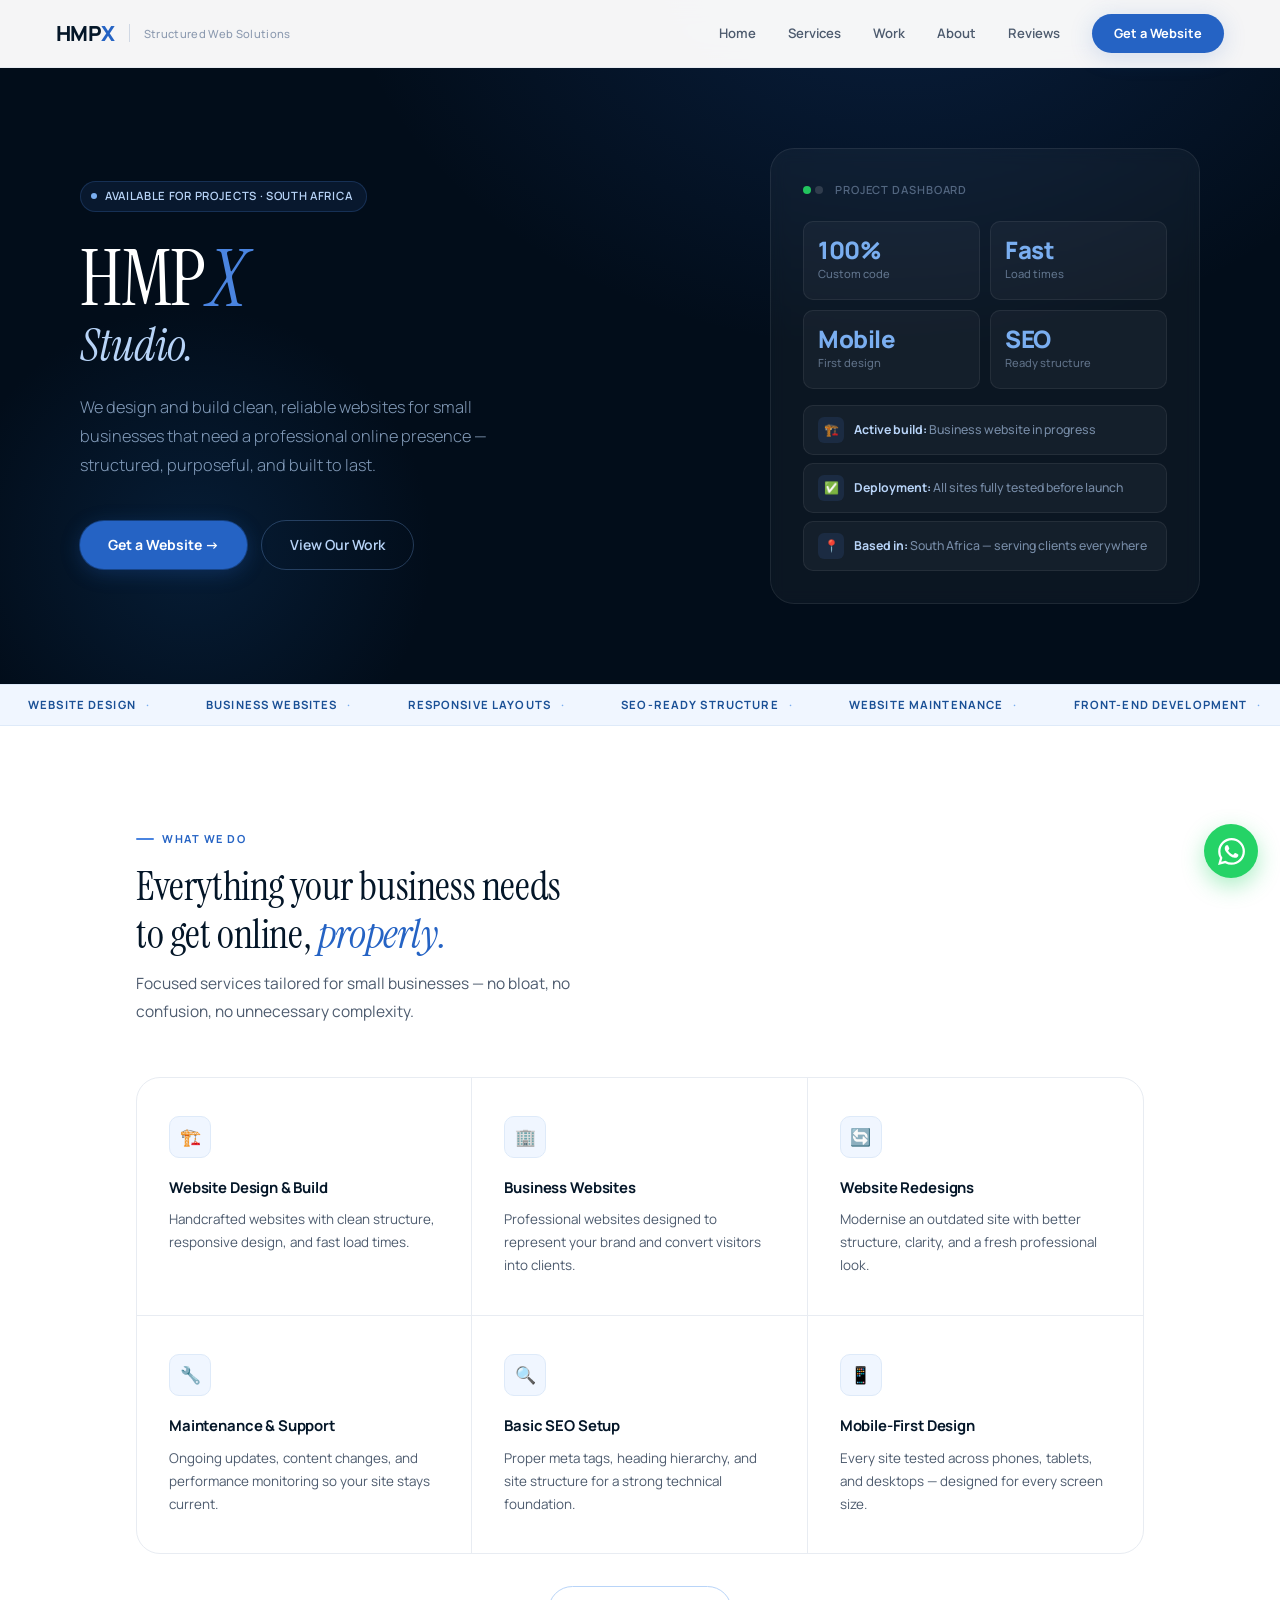
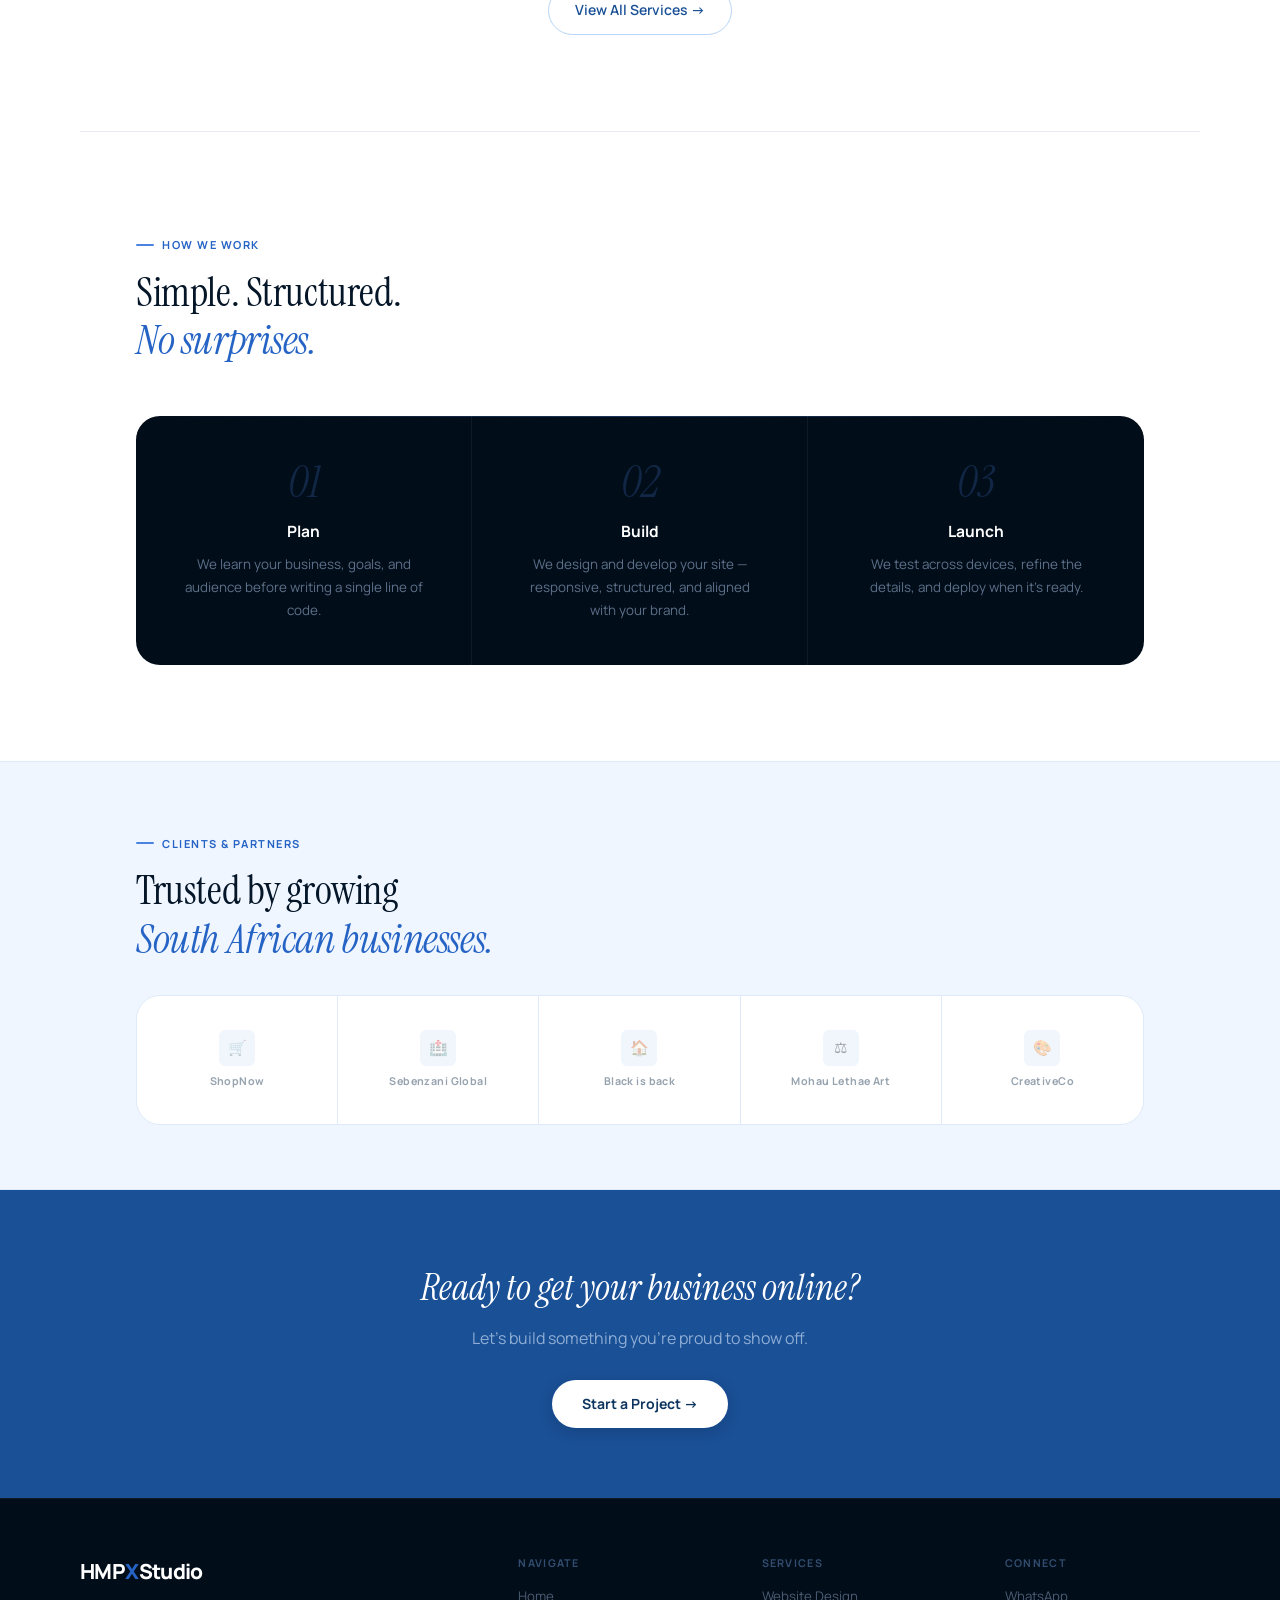
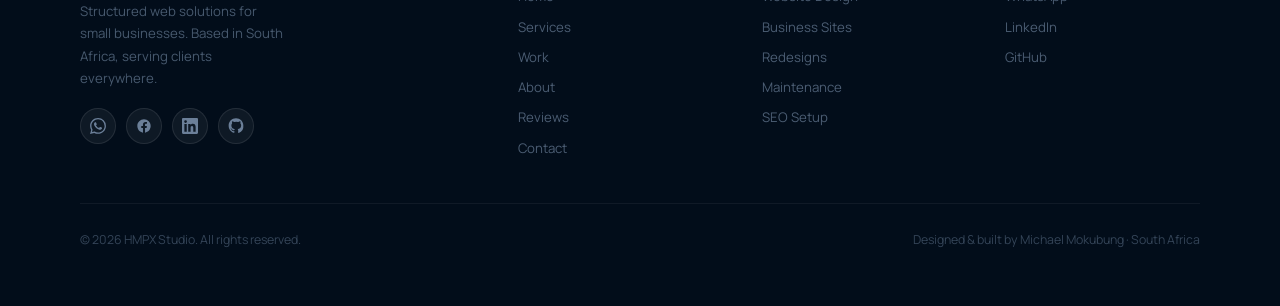
<file: docs/index.html>
<!DOCTYPE html>
<html lang="en">
<head>
  <meta charset="UTF-8"/>
  <meta name="viewport" content="width=device-width, initial-scale=1.0"/>
  <title>HMPX Studio | Website Design & Digital Solutions</title>
  <link rel="icon" href="/favicon.ico" type="image/x-icon">
  <link rel="apple-touch-icon" sizes="180x180" href="/apple-touch-icon.png">
  <link rel="icon" type="image/png" sizes="32x32" href="/favicon-32x32.png">
  <link rel="icon" type="image/png" sizes="16x16" href="/favicon-16x16.png">
  <link rel="manifest" href="/site.webmanifest">
  <link rel="shortcut icon" href="/favicon.ico">
  <meta name="theme-color" content="#2563c4">
  <meta name="description"
  content="HMPX Studio designs fast, modern websites for startups and growing businesses. We also provide AI, cloud and IT solutions to help businesses build a stronger online presence.">
  <meta name="author" content="HMPX Studio">
  <meta name="robots" content="index, follow">
  <meta name="twitter:card" content="summary_large_image">
  <meta name="twitter:title" content="HMPX Studio | Website Design & Digital Solutions">
  <meta name="twitter:description" content="Professional website design, AI, cloud and IT solutions that help businesses grow online.">
  <meta name="twitter:image" content="https://www.hmpxstudio.co.za/assets/images/social-preview.png">
  <meta property="og:title" content="HMPX Studio | Website Design & Digital Solutions">
  <meta property="og:description" content="Professional website design, AI, cloud and IT solutions that help businesses grow online.">
  <meta property="og:image" content="https://www.hmpxstudio.co.za/assets/images/social-preview.png">
  <meta property="og:url" content="https://www.hmpxstudio.co.za/">
  <meta property="og:type" content="website">
  <meta property="og:site_name" content="HMPX Studio">
  <link rel="canonical" href="https://www.hmpxstudio.co.za/">
  <link rel="preconnect" href="https://fonts.googleapis.com"/>
  <link rel="preconnect" href="https://fonts.gstatic.com" crossorigin/>
  <link href="https://fonts.googleapis.com/css2?family=Instrument+Serif:ital@0;1&family=Manrope:wght@300;400;500;600;700;800&display=swap" rel="stylesheet"/>
  <link rel="stylesheet" href="https://cdnjs.cloudflare.com/ajax/libs/font-awesome/6.4.0/css/all.min.css" />
  <link rel="stylesheet" href="assets/css/style.css">
  <meta property="og:locale" content="en_ZA">
  <script type="application/ld+json">
  {
    "@context": "https://schema.org",
    "@type": "Organization",
    "name": "HMPX Studio",
    "url": "https://www.hmpxstudio.co.za/",
    "logo": "https://www.hmpxstudio.co.za/assets/images/logo.png",
    "description": "HMPX Studio designs fast, modern websites for startups and growing businesses. We also provide AI, cloud and IT solutions to help businesses build a stronger online presence.",
    "email": "mailto:mmokubung32@gmail.com",
    "founder": {
      "@type": "Person",
      "name": "Michael Mokubung"
    },
    "areaServed": {
      "@type": "Country",
      "name": "South Africa"
    },
    "sameAs": [
      "https://www.facebook.com/@hmpxstudio"
    ]
  }
  </script>

</head>
<body>

<!-- NAV -->
<nav id="mn">
  <a href="#" class="logo" onclick="go('home'); return false;" aria-label="HMPX Studio Home">
    HMP<span class="xb">X</span>
    <span class="sep"></span>
    <span class="tl">Structured Web Solutions</span>
  </a>

  <div class="navlinks">
    <a href="#" onclick="go('home'); return false">Home</a>
    <a href="#" onclick="go('services'); return false">Services</a>
    <a href="#" onclick="go('work'); return false">Work</a>
    <a href="#" onclick="go('about'); return false">About</a>
    <a href="#" onclick="go('reviews'); return false">Reviews</a>
    <a href="#" class="navcta" onclick="go('contact'); return false">Get a Website</a>
  </div>

  <button class="navburger" id="navburger" onclick="toggleMenu()" aria-label="Toggle menu" aria-expanded="false" aria-controls="mobileMenu">
    <span></span><span></span><span></span>
  </button>
</nav>

<!-- MOBILE MENU -->
<div class="mobile-menu" id="mobileMenu">
  <a href="#" onclick="go('home'); closeMenu(); return false">Home</a>
  <a href="#" onclick="go('services'); closeMenu(); return false">Services</a>
  <a href="#" onclick="go('work'); closeMenu(); return false">Work</a>
  <a href="#" onclick="go('about'); closeMenu(); return false">About</a>
  <a href="#" onclick="go('reviews'); closeMenu(); return false">Reviews</a>
  <a href="#" class="mm-cta" onclick="go('contact'); closeMenu(); return false">Get a Website →</a>
</div>
<div class="mobile-menu-backdrop" id="mobileMenuBackdrop" onclick="closeMenu()"></div>

<!-- ══════ HOME ══════ -->
<div class="page active" id="page-home">

  <section class="hero">
    <div class="hero-in">
      <div>
        <div class="hero-badge"><div class="hero-dot"></div><span>Available for projects · South Africa</span></div>
        <h1>HMP<span class="xb">X</span><span class="sub">Studio.</span></h1>
        <p class="hero-desc">We design and build clean, reliable websites for small businesses that need a professional online presence — structured, purposeful, and built to last.</p>
        <div class="hero-acts">
          <a href="#" class="btn-p" onclick="go('contact');return false">Get a Website →</a>
          <a href="#" class="btn-ol" onclick="go('work');return false">View Our Work</a>
        </div>
      </div>
      <div class="hcard">
        <div class="hcard-top">
          <div class="hc-dot" style="background:#22c55e"></div>
          <div class="hc-dot" style="background:rgba(255,255,255,.14);margin-left:-4px"></div>
          <div class="hc-lbl">Project Dashboard</div>
        </div>
        <div class="hstats">
          <div class="hstat"><div class="hstat-v">100%</div><div class="hstat-l">Custom code</div></div>
          <div class="hstat"><div class="hstat-v">Fast</div><div class="hstat-l">Load times</div></div>
          <div class="hstat"><div class="hstat-v">Mobile</div><div class="hstat-l">First design</div></div>
          <div class="hstat"><div class="hstat-v">SEO</div><div class="hstat-l">Ready structure</div></div>
        </div>
        <div class="hpills">
          <div class="hpill"><div class="hpill-ic">🏗️</div><div class="hpill-t"><strong>Active build:</strong> Business website in progress</div></div>
          <div class="hpill"><div class="hpill-ic">✅</div><div class="hpill-t"><strong>Deployment:</strong> All sites fully tested before launch</div></div>
          <div class="hpill"><div class="hpill-ic">📍</div><div class="hpill-t"><strong>Based in:</strong> South Africa — serving clients everywhere</div></div>
        </div>
      </div>
    </div>
  </section>

  <div class="ticker">
    <div class="ticker-tr">
      <span class="ticker-i">Website Design<span class="ticker-dot"> ·</span></span>
      <span class="ticker-i">Business Websites<span class="ticker-dot"> ·</span></span>
      <span class="ticker-i">Responsive Layouts<span class="ticker-dot"> ·</span></span>
      <span class="ticker-i">SEO-Ready Structure<span class="ticker-dot"> ·</span></span>
      <span class="ticker-i">Website Maintenance<span class="ticker-dot"> ·</span></span>
      <span class="ticker-i">Front-End Development<span class="ticker-dot"> ·</span></span>
      <span class="ticker-i">South Africa<span class="ticker-dot"> ·</span></span>
      <span class="ticker-i">Website Design<span class="ticker-dot"> ·</span></span>
      <span class="ticker-i">Business Websites<span class="ticker-dot"> ·</span></span>
      <span class="ticker-i">Responsive Layouts<span class="ticker-dot"> ·</span></span>
      <span class="ticker-i">SEO-Ready Structure<span class="ticker-dot"> ·</span></span>
      <span class="ticker-i">Website Maintenance<span class="ticker-dot"> ·</span></span>
      <span class="ticker-i">Front-End Development<span class="ticker-dot"> ·</span></span>
      <span class="ticker-i">South Africa<span class="ticker-dot"> ·</span></span>
    </div>
  </div>

  <section class="sec">
    <div class="wrap">
      <div class="sh fu">
        <div class="ey">What We Do</div>
        <h2 class="sttl">Everything your business needs<br>to get online, <em>properly.</em></h2>
        <p class="ssub">Focused services tailored for small businesses — no bloat, no confusion, no unnecessary complexity.</p>
      </div>
      <div class="svgrid fu">
        <div class="svc"><div class="svc-ic">🏗️</div><h3>Website Design & Build</h3><p>Handcrafted websites with clean structure, responsive design, and fast load times.</p><div class="svc-arr">→</div></div>
        <div class="svc"><div class="svc-ic">🏢</div><h3>Business Websites</h3><p>Professional websites designed to represent your brand and convert visitors into clients.</p><div class="svc-arr">→</div></div>
        <div class="svc"><div class="svc-ic">🔄</div><h3>Website Redesigns</h3><p>Modernise an outdated site with better structure, clarity, and a fresh professional look.</p><div class="svc-arr">→</div></div>
        <div class="svc"><div class="svc-ic">🔧</div><h3>Maintenance & Support</h3><p>Ongoing updates, content changes, and performance monitoring so your site stays current.</p><div class="svc-arr">→</div></div>
        <div class="svc"><div class="svc-ic">🔍</div><h3>Basic SEO Setup</h3><p>Proper meta tags, heading hierarchy, and site structure for a strong technical foundation.</p><div class="svc-arr">→</div></div>
        <div class="svc"><div class="svc-ic">📱</div><h3>Mobile-First Design</h3><p>Every site tested across phones, tablets, and desktops — designed for every screen size.</p><div class="svc-arr">→</div></div>
      </div>
      <div style="text-align:center;margin-top:32px" class="fu">
        <a href="#" class="btn-g" onclick="go('services');return false">View All Services →</a>
      </div>
    </div>
  </section>

  <div class="divider"></div>

  <section class="sec">
    <div class="wrap">
      <div class="sh fu"><div class="ey">How We Work</div><h2 class="sttl">Simple. Structured.<br><em>No surprises.</em></h2></div>
      <div class="proc-w fu">
        <div class="proc-steps">
          <div class="proc-step"><div class="proc-n">01</div><h3>Plan</h3><p>We learn your business, goals, and audience before writing a single line of code.</p></div>
          <div class="proc-step"><div class="proc-n">02</div><h3>Build</h3><p>We design and develop your site — responsive, structured, and aligned with your brand.</p></div>
          <div class="proc-step"><div class="proc-n">03</div><h3>Launch</h3><p>We test across devices, refine the details, and deploy when it's ready.</p></div>
        </div>
      </div>
    </div>
  </section>

  <div class="cl-bg">
    <section class="sec-sm">
      <div class="wrap">
        <div class="sh fu" style="margin-bottom:32px"><div class="ey">Clients & Partners</div><h2 class="sttl">Trusted by growing<br><em>South African businesses.</em></h2></div>
        <div class="cl-grid fu">
          <div class="cl-cell"><div class="cl-inn"><div class="cl-mk">🛒</div><div class="cl-nm">ShopNow</div></div></div>
          <div class="cl-cell"><div class="cl-inn"><div class="cl-mk">🏥</div><div class="cl-nm">Sebenzani Global</div></div></div>
          <div class="cl-cell"><div class="cl-inn"><div class="cl-mk">🏠</div><div class="cl-nm">Black is back</div></div></div>
          <div class="cl-cell"><div class="cl-inn"><div class="cl-mk">⚖️</div><div class="cl-nm">Mohau Lethae Art</div></div></div>
          <div class="cl-cell"><div class="cl-inn"><div class="cl-mk">🎨</div><div class="cl-nm">CreativeCo</div></div></div>
        </div>
      </div>
    </section>
  </div>

  <div class="cta"><h2>Ready to get your business online?</h2><p>Let's build something you're proud to show off.</p><a href="#" class="btn-w" onclick="go('contact');return false">Start a Project →</a></div>

</div>

<!-- ══════ SERVICES ══════ -->
<div class="page" id="page-services">
  <section class="sec" style="padding-top:120px">
    <div class="wrap">
      <div class="sh fu"><div class="ey">Services</div><h2 class="sttl">What HMPX Studio<br>can do for <em>you.</em></h2><p class="ssub">Focused web services for small businesses who want a professional online presence without the agency price tag.</p></div>
      <div class="svgrid fu">
        <div class="svc"><div class="svc-ic">🏗️</div><h3>Website Design & Build</h3><p>Purpose-built websites with clean structure and thoughtful design. Every site is crafted from the ground up around your brand, goals, and audience.</p><div class="svc-arr">→</div></div>
        <div class="svc"><div class="svc-ic">🏢</div><h3>Business Websites</h3><p>Professional multi-page sites for businesses, consultants, and service providers. Designed to establish credibility and drive enquiries.</p><div class="svc-arr">→</div></div>
        <div class="svc"><div class="svc-ic">🔄</div><h3>Website Redesigns</h3><p>Existing website that looks outdated? We modernise the design and improve the structure without starting from scratch.</p><div class="svc-arr">→</div></div>
        <div class="svc"><div class="svc-ic">🔧</div><h3>Maintenance & Support</h3><p>Monthly retainer packages for content updates, minor layout changes, performance checks, and basic security monitoring.</p><div class="svc-arr">→</div></div>
        <div class="svc"><div class="svc-ic">🔍</div><h3>Basic SEO Setup</h3><p>Proper meta tags, heading hierarchy, page titles, Open Graph setup, and site structure for the best technical foundation.</p><div class="svc-arr">→</div></div>
        <div class="svc"><div class="svc-ic">📱</div><h3>Mobile-First Design</h3><p>Every site tested across phones, tablets, and desktops. Responsive layouts that don't just shrink — they adapt intelligently.</p><div class="svc-arr">→</div></div>
      </div>
    </div>
  </section>

  <div style="background:var(--g50);border-top:1px solid var(--g100);border-bottom:1px solid var(--g100)">
    <section class="sec">
      <div class="wrap">
        <div class="sh fu"><div class="ey">Packages</div><h2 class="sttl">Simple, transparent<br><em>packages.</em></h2><p class="ssub">No hidden fees. No confusing tiers. Just the work you need, priced fairly.</p></div>
        <div class="pkg-grid fu">
          <div class="pkg">
            <h3>Starter</h3>
            <div class="pkg-price">R2,500 <span>–</span> R4,000</div>
            <div class="pkg-sub">One-time · Delivery in 5–7 working days</div>
            <ul class="pkg-list">
              <li><span class="chk">✓</span>1–5 page static website</li>
              <li><span class="chk">✓</span>Mobile responsive design</li>
              <li><span class="chk">✓</span>Contact form</li>
              <li><span class="chk">✓</span>Basic SEO setup</li>
              <li><span class="chk">✓</span>1 revision round</li>
              <li><span class="chk">✓</span>Deployment assistance</li>
            </ul>
            <a href="#" class="pkg-btn" onclick="go('contact');return false">Get in Touch</a>
          </div>
          <div class="pkg ft">
            <div class="pkg-badge">Most Popular</div>
            <h3>Business</h3>
            <div class="pkg-price">R5,000 <span>–</span> R8,000</div>
            <div class="pkg-sub">One-time · Delivery in 7–14 working days</div>
            <ul class="pkg-list">
              <li><span class="chk">✓</span>5–9 page static website</li>
              <li><span class="chk">✓</span>Custom layout & styling</li>
              <li><span class="chk">✓</span>Mobile-first design</li>
              <li><span class="chk">✓</span>Contact & inquiry forms</li>
              <li><span class="chk">✓</span>SEO-ready structure</li>
              <li><span class="chk">✓</span>2 revision rounds</li>
              <li><span class="chk">✓</span>Launch support</li>
            </ul>
            <a href="#" class="pkg-btn" onclick="go('contact');return false">Get in Touch</a>
          </div>
          <div class="pkg">
            <h3>Maintenance</h3>
            <div class="pkg-price">R500 <span>–</span> R1,200</div>
            <div class="pkg-sub">Per month · Monthly retainer</div>
            <ul class="pkg-list">
              <li><span class="chk">✓</span>Content updates</li>
              <li><span class="chk">✓</span>Minor layout changes</li>
              <li><span class="chk">✓</span>Performance & uptime checks</li>
              <li><span class="chk">✓</span>Basic security monitoring</li>
              <li><span class="chk">✓</span>Monthly progress report</li>
            </ul>
            <a href="#" class="pkg-btn" onclick="go('contact');return false">Get in Touch</a>
          </div>
        </div>
      </div>
    </section>
  </div>

  <section class="sec">
    <div class="wrap">
      <div class="sh fu"><div class="ey">Process</div><h2 class="sttl">From enquiry to launch —<br><em>here's how it works.</em></h2></div>
      <div class="proc-w fu">
        <div class="proc-steps">
          <div class="proc-step"><div class="proc-n">01</div><h3>Discovery</h3><p>We discuss your business, goals, and audience. No obligation, no pressure.</p></div>
          <div class="proc-step"><div class="proc-n">02</div><h3>Proposal</h3><p>A clear scope of work, timeline, and pricing. You approve before anything starts.</p></div>
          <div class="proc-step"><div class="proc-n">03</div><h3>Build & Launch</h3><p>Development begins. Drafts, revisions, then deployment when it's ready.</p></div>
        </div>
      </div>
    </div>
  </section>
  <div class="cta"><h2>Not sure which package fits?</h2><p>Get in touch — we'll figure it out together.</p><a href="#" class="btn-w" onclick="go('contact');return false">Talk to Us →</a></div>
</div>

<!-- ══════ WORK ══════ -->
<div class="page" id="page-work">
  <section class="sec" style="padding-top:120px">
    <div class="wrap">
      <div class="sh fu"><div class="ey">Current Projects</div><h2 class="sttl">What's on the<br><em>build board right now.</em></h2><p class="ssub">A look at what's actively in progress. Availability updates as projects move toward launch.</p></div>
      <div class="cp-grid fu">
        <div class="cp-card">
          <div class="cp-top"><span class="cp-status cp-active">● In Progress</span><span class="cp-eta">Est. launch: Sep 2026</span></div>
          <h3>HMPX Studio Ops Dashboard</h3>
          <p>Internal business operations dashboard — analytics, lead management, and project tracking in one platform. Currently in the build & testing phase.</p>
          <div class="cp-bar"><div class="cp-fill" style="width:70%"></div></div>
          <div class="cp-pct">60% complete</div>
        </div>
        <div class="cp-card">
          <div class="cp-top"><span class="cp-status cp-active">● In progress</span><span class="cp-eta">Kickoff: Q3 2026</span></div>
          <h3>New Client — Online art gallery and weareable art store</h3>
          <p>A custom-built digital art gallery and wearable art store, to showcase the artist’s work, story, exhibitions, and archive while providing a seamless experience for discovering and purchasing wearable art.</p>
          <div class="cp-bar"><div class="cp-fill" style="width:15%"></div></div>
          <div class="cp-pct">45% complete</div>
        </div>
        <div class="cp-card cp-open">
          <div class="cp-ic">📩</div>
          <h3>Got a project in mind?</h3>
          <p>We're currently taking on new bookings for Q3–Q4 2026. Reach out to lock in a build slot.</p>
          <a href="#" class="btn-g" onclick="go('contact');return false">Start a Project →</a>
        </div>
      </div>
    </div>
  </section>

  <div class="divider"></div>

  <section class="sec">
    <div class="wrap">
      <div class="sh fu"><div class="ey">Featured Work</div><h2 class="sttl">Projects built with<br><em>purpose and precision.</em></h2><p class="ssub">A selection of websites built for real businesses — from concept to deployment.</p></div>
      <div class="wk-grid fu">
        
        <div class="wk s2">
          <img src="assets/images/responsive-business-website.webp" alt="responsive-business-website" class="responsive-image" data-gallery='["assets/images/responsive-business-website.webp","assets/images/website-development-company-near-me.webp","assets/images/affordable-website-design-company.webp"]'>
          <!--
          <div class="wk-th"><div class="wk-sc"><div class="wk-si"><div class="wb bl" style="width:35%"></div><div class="wb w80" style="margin-top:4px"></div><div class="wb w60"></div><div class="wbs"><div class="wbl bl"></div><div class="wbl"></div><div class="wbl"></div></div><div class="wb w80" style="margin-top:3px"></div><div class="wb w40"></div></div></div></div>
          -->
          <div class="wk-inf"><div class="wk-tags"><span class="wk-tag">Business Website</span><span class="wk-tag">Multi-page</span><span class="wk-tag">SEO</span></div><h3><a href="https://www.bibprojects.co.za" target="_blank" rel="noopener" class="credit-link">Black is back Projects <i class="fas fa-arrow-right"></i></a></h3><p>Business services website designed to generate enquiries — showcasing ceiling installations, tiling, electrical work, custom carpentry, a project gallery, referral programme, and a streamlined quote request system.</p></div>
        </div>
<div class="wk">
          <img src="assets/images/saas-analytics-dashboard-design.webp" alt="Mohau Lethae Art" class="responsive-image" data-gallery='["assets/images/saas-analytics-dashboard-design.webp","assets/images/saas-analytics-dashboard-design-2.webp","assets/images/saas-analytics-dashboard-design-3.webp"]'>
          <!--
          <div class="wk-th" style="background:#060e1c"><div class="wk-sc" style="background:#0b1628"><div class="wk-si"><div class="wb" style="background:#93c5fd;width:38%"></div><div class="wb w60" style="margin-top:4px"></div><div class="wbs" style="grid-template-columns:1fr 1fr"><div class="wbl" style="background:rgba(147,197,253,.14)"></div><div class="wbl" style="background:rgba(147,197,253,.07)"></div></div><div class="wb w80" style="margin-top:3px"></div></div></div></div>
          -->

          <div class="wk-inf"><div class="wk-tags"><span class="wk-tag">Business Operations Dashboard</span><span class="wk-tag">Enterprise Dashboard</span></div><h3>HMPX Studio Ops Dashboard</h3><p>Enterprise-grade dashboard built for growing businesses — combining real-time analytics, lead management, financial tracking, project oversight, client records, and marketing performance into a single intuitive platform.</p></div>

        </div>
        <div class="wk">
          <img src="assets/images/website-design-johannesburg.webp" alt="Website-design-Johannesburg" class="responsive-image" data-gallery='["assets/images/website-design-johannesburg.webp","assets/images/website-redesign-services.webp","assets/images/professional-business-website-design.webp"]'>
          <!--
          <div class="wk-th" style="background:#0a1628"><div class="wk-sc" style="background:#0f1e38"><div class="wk-si"><div class="wb" style="background:#3b82f6;width:30%"></div><div class="wb w80" style="margin-top:4px"></div><div class="wb" style="width:55%"></div><div class="wbs"><div class="wbl" style="background:rgba(59,130,246,.22)"></div><div class="wbl" style="background:rgba(59,130,246,.12)"></div><div class="wbl"></div></div></div></div></div>
          -->
          <div class="wk-inf"><div class="wk-tags"><span class="wk-tag">Aspect ratio converter</span><span class="wk-tag">Smart To</span></div><h3><a href="https://mmokubung32.github.io/Video-Aspect-Ratio-Converter/" target="_blank" rel="noopener" class="credit-link">Aspect <i class="fas fa-arrow-right"></i></a></h3><p>Browser-based video tool that reframes footage into 16:9, 9:16, 1:1, 4:3 or 21:9 with a live canvas preview. Users choose to pad, crop, or stretch the frame, then export a real MP4 or WebM file straight from the browser. No uploads, no server — the entire conversion runs privately on the user's own device.</p></div>
        </div>
        <div class="wk">
          <img src="assets/images/Ecommerce-Website-design.webp" alt="Ecommerce-Website-design" class="responsive-image" data-gallery='["assets/images/Ecommerce-Website-design.webp","assets/images/Ecommerce-Website-design-2.webp","assets/images/Ecommerce-Website-design-3.webp"]'>
          <!--
          <div class="wk-th" style="background:#08101f"><div class="wk-sc" style="background:#0d1a30"><div class="wk-si"><div class="wb" style="background:#60a5fa;width:48%"></div><div class="wb w80" style="margin-top:4px"></div><div class="wbs"><div class="wbl bl"></div><div class="wbl"></div><div class="wbl bl" style="opacity:.5"></div></div><div class="wb w40" style="margin-top:3px"></div></div></div></div>
          -->
          <div class="wk-inf"><div class="wk-tags"><span class="wk-tag">Custom E-commerce</span><span class="wk-tag">Online Art Gallery</span></div><h3><a href="https://mmokubung32.github.io/Mohau-Lethae-Ravaza/mohau-lethae-site/" target="_blank" rel="noopener" class="credit-link">Mohau Lethae Art <i class="fas fa-arrow-right"></i></a></h3><p>Designing and building a custom online art gallery that brings the artist’s work, story, exhibitions, and archive into one immersive digital experience, with an integrated store for wearable art and collectible pieces.</p></div>
        </div>
                <div class="wk">
          <img src="assets/images/Responsive-Wep-Apps-South-Africa.webp" alt="Responsive-web-apps-South-Africa" class="responsive-image" data-gallery='["assets/images/Responsive-Wep-Apps-South-Africa.webp","assets/images/Responsive-Wep-Apps-South-Africa-2.webp","assets/images/Responsive-Wep-Apps-South-Africa-3.webp"]'>
          <!--
          <div class="wk-th" style="background:var(--b900)"><div class="wk-sc" style="background:var(--b800)"><div class="wk-si"><div class="wb bl" style="width:42%"></div><div class="wb w60" style="margin-top:4px"></div><div class="wbs" style="grid-template-columns:1fr 1fr"><div class="wbl bl"></div><div class="wbl"></div></div></div></div></div>
          -->
          <div class="wk-inf"><div class="wk-tags"><span class="wk-tag">Task management Web App</span><span class="wk-tag">Productivity & Task Tracking</span></div><h3>TaskPro</h3><p>Modern task management application designed to boost productivity — task creation, voice input, task editing, reminders, premium features, and a clean, responsive interface built for seamless everyday planning</p></div>
        </div>
      </div>
    </div>
  </section>

  <div class="cl-bg">
    <section class="sec-sm">
      <div class="wrap">
        <div class="sh fu" style="margin-bottom:32px"><div class="ey">Companies We've Worked With</div><h2 class="sttl">Trusted by businesses<br><em>across South Africa.</em></h2></div>
        <div class="cl-grid fu">
          <div class="cl-cell"><div class="cl-inn"><div class="cl-mk">🛒</div><div class="cl-nm">ShopNow</div></div></div>
          <div class="cl-cell"><div class="cl-inn"><div class="cl-mk">🏥</div><div class="cl-nm">Sebenzani Global</div></div></div>
          <div class="cl-cell"><div class="cl-inn"><div class="cl-mk">🏠</div><div class="cl-nm">Black is Back</div></div></div>
          <div class="cl-cell"><div class="cl-inn"><div class="cl-mk">⚖️</div><div class="cl-nm">Mohau Lethae Art</div></div></div>
          <div class="cl-cell"><div class="cl-inn"><div class="cl-mk">🎨</div><div class="cl-nm">CreativeCo</div></div></div>
        </div>
      </div>
    </section>
  </div>
  <div class="cta"><h2>Want to see your business here?</h2><p>Let's discuss your project.</p><a href="#" class="btn-w" onclick="go('contact');return false">Start a Project →</a></div>
</div>

<!-- ══════ ABOUT ══════ -->
<div class="page" id="page-about">
  <section class="sec" style="padding-top:120px">
    <div class="wrap">
      <div class="sh fu"><div class="ey">About</div><h2 class="sttl">Built on structure,<br><em>driven by results.</em></h2><p class="ssub">HMPX Studio is a one-person digital studio focused on helping small businesses get online with clean, reliable, and purposeful websites.</p></div>
      <div class="ab-grid fu">
        <div>
          <p style="font-size:1rem;color:var(--g600);line-height:1.82;margin-bottom:18px">HMPX Studio was founded by Michael Mokubung with a simple belief: small businesses deserve websites that are properly built — not cookie-cutter templates that look the same as everyone else.</p>
          <p style="font-size:1rem;color:var(--g600);line-height:1.82;margin-bottom:18px">Based in South Africa, the studio specialises in handcrafted HTML/CSS websites with an emphasis on clean structure, clarity of design, and technical reliability. Every project is handled personally — from the first conversation to deployment and beyond.</p>
          <p style="font-size:1rem;color:var(--g600);line-height:1.82;margin-bottom:36px">The mission is straightforward: help businesses establish a trustworthy online presence that supports long-term growth. No fluff. No bloat. Just work that performs.</p>
          <div class="vals">
            <div class="val-r"><div class="val-ic">🏗️</div><div><h4>Structure</h4><p>Every project is built on a solid technical foundation that can scale with your business.</p></div></div>
            <div class="val-r"><div class="val-ic">✦</div><div><h4>Simplicity</h4><p>Clear design and straightforward solutions — no unnecessary complexity or confusion.</p></div></div>
            <div class="val-r"><div class="val-ic">🤝</div><div><h4>Reliability</h4><p>We deliver what we promise, on time, with transparent communication throughout.</p></div></div>
            <div class="val-r"><div class="val-ic">📈</div><div><h4>Growth</h4><p>Our work supports your business goals — not just aesthetics, but measurable outcomes.</p></div></div>
          </div>
        </div>
        <div class="ab-card">
          <div class="ab-hd">
            <div class="ab-av">MM</div>
            <h3>Michael Mokubung</h3>
            <p>Founder & Full-Stack Developer | Web, Cloud & IT Solutions Specialist · South Africa</p>
          </div>
          <div class="ab-bd">
            <div class="sk-cat">
              <div class="sk-cat-nm">Frontend</div>
              <div class="sk-tags"><span class="sk-tag">HTML5</span><span class="sk-tag">CSS3</span><span class="sk-tag">JavaScript (ES6+)</span><span class="sk-tag">Tailwind CSS</span><span class="sk-tag">Bootstrap</span><span class="sk-tag">Responsive Design</span></div>
            </div>
            <div class="sk-cat">
              <div class="sk-cat-nm">Backend</div>
              <div class="sk-tags"><span class="sk-tag">Python</span><span class="sk-tag">PHP</span><span class="sk-tag">MySQL</span><span class="sk-tag">REST APIs</span></div>
            </div>
            <div class="sk-cat">
              <div class="sk-cat-nm">Cloud & Infrastructure</div>
              <div class="sk-tags"><span class="sk-tag">Microsoft Azure</span><span class="sk-tag">Microsoft 365</span><span class="sk-tag">DNS Management</span><span class="sk-tag">Web Hosting</span><span class="sk-tag">Domain Management</span></div>
            </div>
            <div class="sk-cat">
              <div class="sk-cat-nm">Cybersecurity</div>
              <div class="sk-tags"><span class="sk-tag">Identity & Access Management (IAM)</span><span class="sk-tag">Azure Security</span><span class="sk-tag">Network Security</span><span class="sk-tag">Security Best Practices</span></div>
            </div>
            <div class="sk-cat">
              <div class="sk-cat-nm">CMS & E-Commerce</div>
              <div class="sk-tags"><span class="sk-tag">WordPress</span><span class="sk-tag">WooCommerce</span><span class="sk-tag">Elementor</span><span class="sk-tag">Website Maintenance</span></div>
            </div>
            <div class="sk-cat">
              <div class="sk-cat-nm">Tools & Workflow</div>
              <div class="sk-tags"><span class="sk-tag">Git</span><span class="sk-tag">GitHub</span><span class="sk-tag">VS Code</span><span class="sk-tag">Netlify</span><span class="sk-tag">Figma</span><span class="sk-tag">XAMPP</span></div>
            </div>
          </div>
        </div>
      </div>
      <div class="mv-grid fu">
        <div class="mv"><div class="ey">Mission</div><p class="mv-q">"To help small businesses establish a strong and trustworthy online presence through well-structured, purpose-driven websites."</p></div>
        <div class="mv bl"><div class="ey">Vision</div><p class="mv-q">"To become a trusted digital partner for growing businesses by delivering web solutions that support long-term growth and stability."</p></div>
      </div>
    </div>
  </section>
  <div class="cta"><h2>Want to work together?</h2><p>Get in touch and let's talk about your project.</p><a href="#" class="btn-w" onclick="go('contact');return false">Start the Conversation →</a></div>
</div>

<!-- ══════ REVIEWS ══════ -->
<div class="page" id="page-reviews">
  <section class="sec" style="padding-top:120px">
    <div class="wrap">
      <div class="sh fu"><div class="ey">Reviews</div><h2 class="sttl">What clients say<br><em>about working with us.</em></h2><p class="ssub">Real feedback from businesses we've helped get online. Sample testimonials shown below — updated as new projects wrap up.</p></div>
      <div class="rev-grid fu">
        <div class="rev-card">
          <div class="rev-stars">★★★★★</div>
          <p class="rev-q">"Michael took the time to understand our business before building anything. The site loads fast, looks professional, and we've had way more enquiries since it launched."</p>
          <div class="rev-who">
            <div class="rev-av">SG</div>
            <div><div class="rev-nm">Sebenzani Global</div><div class="rev-role">Security Services</div></div>
          </div>
        </div>
        <div class="rev-card">
          <div class="rev-stars">★★★★★</div>
          <p class="rev-q">"Our old site looked outdated and was hard to use on mobile. The redesign fixed both — clean layout, easy navigation, and it actually converts visitors into customers now."</p>
          <div class="rev-who">
            <div class="rev-av">IL</div>
            <div><div class="rev-nm">Mohau Lethae Art</div><div class="rev-role">Retail & E-commerce</div></div>
          </div>
        </div>
        <div class="rev-card">
          <div class="rev-stars">★★★★★</div>
          <p class="rev-q">"Communication was clear from day one — no jargon, no delays. We knew exactly what we were getting at every stage, and the final site matched the brief perfectly."</p>
          <div class="rev-who">
            <div class="rev-av">BB</div>
            <div><div class="rev-nm">Black is Back</div><div class="rev-role">Home Services & Construction</div></div>
          </div>
        </div>
        <div class="rev-card">
          <div class="rev-stars">★★★★★</div>
          <p class="rev-q">"Affordable, professional, and genuinely reliable. HMPX Studio handles our monthly updates so we never have to worry about the site falling behind."</p>
          <div class="rev-who">
            <div class="rev-av">SN</div>
            <div><div class="rev-nm">ShopNow</div><div class="rev-role">Online Retail</div></div>
          </div>
        </div>
        <div class="rev-card">
          <div class="rev-stars">★★★★★</div>
          <p class="rev-q">"What stood out was the structure — everything was planned before a single page was built. The end result feels intentional, not thrown together."</p>
          <div class="rev-who">
            <div class="rev-av">CC</div>
            <div><div class="rev-nm">CreativeCo</div><div class="rev-role">Creative Agency</div></div>
          </div>
        </div>
        <div class="rev-card rev-cta-card">
          <div class="rev-cta-ic">🏗️</div>
          <h3>Worked with HMPX Studio?</h3>
          <p>We'd love to feature your feedback here. Get in touch to share your experience.</p>
          <a href="#" class="btn-g" onclick="go('contact');return false">Leave a Review →</a>
        </div>
      </div>
    </div>
  </section>
  <div class="cta"><h2>Ready to be our next success story?</h2><p>Let's build something you're proud to show off.</p><a href="#" class="btn-w" onclick="go('contact');return false">Start a Project →</a></div>
</div>

<!-- ══════ CONTACT ══════ -->
<div class="page" id="page-contact">
  <div class="ct-sec">
    <div class="wrap">
      <div class="ct-grid fu">
        <div class="ct-l">
          <div class="ey" style="color:var(--b300)"><span style="display:inline-block;width:18px;height:2px;background:var(--b400);vertical-align:middle;margin-right:8px"></span>Contact</div>
          <h2>Let's build something<br><em>together.</em></h2>
          <p>Ready to start? Have a question? Reach out — we respond within 24 hours.</p>
          <div class="ct-ms">
          <!--<a href="mailto:mmokubung32@gmail.com" class="ct-m"><div class="ct-mic">📧</div><div><div class="ct-ml">Email</div><div class="ct-mv">mmokubung32@gmail.com</div></div></a> -->
            <a href="https://wa.me/27767477192?text=Hi%20HMPX%20Studio%2C%20I%27d%20like%20to%20discuss%20a%20project." target="_blank" rel="noopener" class="ct-m">
              <div class="ct-mic">
                <svg viewBox="0 0 24 24" aria-hidden="true">
                  <path d="M17.472 14.382c-.297-.149-1.758-.867-2.03-.967-.273-.1-.472-.149-.67.15-.198.297-.767.966-.94 1.164-.173.198-.347.223-.644.075-.297-.149-1.255-.463-2.39-1.475-.883-.788-1.48-1.761-1.653-2.059-.173-.297-.018-.458.13-.606.134-.133.297-.347.446-.52.149-.174.198-.298.297-.497.1-.198.05-.372-.025-.521-.075-.149-.669-1.611-.916-2.206-.242-.579-.487-.5-.67-.51-.173-.008-.372-.01-.57-.01-.198 0-.52.074-.792.372-.272.297-1.04 1.016-1.04 2.479 0 1.462 1.065 2.875 1.213 3.074.149.198 2.095 3.2 5.077 4.487.709.306 1.262.489 1.694.626.712.227 1.36.195 1.872.118.571-.085 1.758-.719 2.006-1.413.248-.694.248-1.289.173-1.413-.074-.124-.272-.198-.57-.347m-5.421 7.403h-.004a9.87 9.87 0 01-5.031-1.378l-.361-.214-3.741.982 1-3.648-.235-.374a9.86 9.86 0 01-1.511-5.26c.002-5.45 4.436-9.884 9.89-9.884 2.64.001 5.122 1.03 6.988 2.898a9.825 9.825 0 012.893 6.994c-.002 5.45-4.436 9.884-9.888 9.884m8.413-18.297A11.815 11.815 0 0012.05 0C5.495 0 .16 5.335.157 11.89c0 2.096.547 4.142 1.588 5.946L.057 24l6.304-1.654a11.89 11.89 0 005.683 1.448h.005c6.555 0 11.89-5.335 11.893-11.89a11.82 11.82 0 00-3.478-8.416"/>
                </svg>
              </div>
              <div>
                <div class="ct-ml">WhatsApp</div>
                <div class="ct-mv">076 747 7192</div>
              </div>
            </a>
            <a href="https://www.linkedin.com/in/michael-mokubung-772aa6170" target="_blank" class="ct-m"><div class="ct-mic">💼</div><div><div class="ct-ml">LinkedIn</div><div class="ct-mv">www.linkedin.com/in/michael-mokubung-772aa6170</div></div></a>
            <a href="https://facebook.com/hmpxstudio" target="_blank" rel="noopener" class="ct-m">
              <div class="ct-mic">
                <svg viewBox="0 0 24 24" aria-hidden="true"><path d="M22 12.06C22 6.5 17.52 2 12 2S2 6.5 2 12.06C2 17.08 5.66 21.24 10.44 22v-7.03H7.9v-2.91h2.54V9.85c0-2.51 1.49-3.89 3.77-3.89 1.09 0 2.24.2 2.24.2v2.46h-1.26c-1.24 0-1.63.78-1.63 1.57v1.87h2.78l-.45 2.91h-2.33V22C18.34 21.24 22 17.08 22 12.06"/></svg>
              </div>
              <div>
                <div class="ct-ml">Facebook</div>
                <div class="ct-mv">facebook.com/hmpxstudio</div>
              </div>
            </a>
            <a href="https://github.com/mmokubung32" target="_blank" class="ct-m"><div class="ct-mic">⚡</div><div><div class="ct-ml">GitHub</div><div class="ct-mv">github.com/mmokubung32</div></div></a>
            <div class="ct-m"><div class="ct-mic">📍</div><div><div class="ct-ml">Location</div><div class="ct-mv">South Africa</div></div></div>
          </div>
        </div>
        <div class="ct-form">
          <div class="ct-form-ttl">Send a message</div>
          <div class="fr">
            <!--
            <div class="fg"><label class="fl">First name</label><input type="text" class="fi" placeholder="Michael"/></div>
            <div class="fg"><label class="fl">Last name</label><input type="text" class="fi" placeholder="Smith"/></div>
            -->
          </div>
          <div class="fg"><label class="fl">Email address</label><input type="email" class="fi" placeholder="you@example.com"/></div>

          <form id="contact-form" name="contact" method="POST" data-netlify="true" netlify-honeypot="bot-field">

            <input type="hidden" name="form-name" value="contact">

            <!-- Netlify spam protection -->
            <p hidden>
              <label>
                Don't fill this out:
                <input name="bot-field">
              </label>
            </p>

            <!-- Optional hidden fields -->
            <input type="hidden" name="website" value="HMPX Studio">
            <input type="hidden" name="source" value="Website Contact Form">
            <div class="fg">
              <label class="fl">Your Name</label>
              <input
                class="fi"
                type="text"
                name="name"
                placeholder="John Smith"
                autocomplete="name"
                required>
            </div>
            <!--
            <div class="fg">
              <label class="fl">Email</label>
              <input
                class="fi"
                type="email"
                name="email"
                placeholder="john@example.com"
                autocomplete="email"
                required>
            </div>
            -->

            <div class="fg">
              <label class="fl">Service needed</label>

              <select class="fs fi" name="service" required>
                <option value="">Select a service…</option>
                <option>Starter Website (1–3 pages)</option>
                <option>Business Website (4–6 pages)</option>
                <option>Website Redesign</option>
                <option>Maintenance & Support</option>
                <option>Other</option>
              </select>
            </div>

            <div class="fg">
              <label class="fl">Your Message</label>

              <textarea
                class="fta"
                name="message"
                placeholder="Tell me about your business and what you need…"
                rows="2"
                required></textarea>
            </div>

            <button
              type="submit"
              class="btn-p"
              style="width:100%;justify-content:center;padding:14px; margin-top:12px">
                Send Message →
            </button>

          </form>
        </div>
      </div>
    </div>
  </div>
</div>

<!-- FOOTER -->
<footer>
  <div class="ft-grid">
    <div>
      <div class="logo" style="color:var(--white)">HMP<span class="xb">X</span> Studio</div>
      <p class="ft-brand-p">Structured web solutions for small businesses. Based in South Africa, serving clients everywhere.</p>
      <div class="ft-social">
        <a href="https://wa.me/27767477192?text=Hi%20HMPX%20Studio%2C%20I%27d%20like%20to%20discuss%20a%20project." target="_blank" rel="noopener" aria-label="WhatsApp">
          <svg viewBox="0 0 24 24" aria-hidden="true"><path d="M17.472 14.382c-.297-.149-1.758-.867-2.03-.967-.273-.1-.472-.149-.67.15-.198.297-.767.966-.94 1.164-.173.198-.347.223-.644.075-.297-.149-1.255-.463-2.39-1.475-.883-.788-1.48-1.761-1.653-2.059-.173-.297-.018-.458.13-.606.134-.133.297-.347.446-.52.149-.174.198-.298.297-.497.1-.198.05-.372-.025-.521-.075-.149-.669-1.611-.916-2.206-.242-.579-.487-.5-.67-.51-.173-.008-.372-.01-.57-.01-.198 0-.52.074-.792.372-.272.297-1.04 1.016-1.04 2.479 0 1.462 1.065 2.875 1.213 3.074.149.198 2.095 3.2 5.077 4.487.709.306 1.262.489 1.694.626.712.227 1.36.195 1.872.118.571-.085 1.758-.719 2.006-1.413.248-.694.248-1.289.173-1.413-.074-.124-.272-.198-.57-.347m-5.421 7.403h-.004a9.87 9.87 0 01-5.031-1.378l-.361-.214-3.741.982 1-3.648-.235-.374a9.86 9.86 0 01-1.511-5.26c.002-5.45 4.436-9.884 9.89-9.884 2.64.001 5.122 1.03 6.988 2.898a9.825 9.825 0 012.893 6.994c-.002 5.45-4.436 9.884-9.888 9.884m8.413-18.297A11.815 11.815 0 0012.05 0C5.495 0 .16 5.335.157 11.89c0 2.096.547 4.142 1.588 5.946L.057 24l6.304-1.654a11.89 11.89 0 005.683 1.448h.005c6.555 0 11.89-5.335 11.893-11.89a11.82 11.82 0 00-3.478-8.416"/></svg>
        </a>
        <a href="https://facebook.com/hmpxstudio" target="_blank" rel="noopener" aria-label="Facebook">
          <svg viewBox="0 0 24 24" aria-hidden="true"><path d="M22 12.06C22 6.5 17.52 2 12 2S2 6.5 2 12.06C2 17.08 5.66 21.24 10.44 22v-7.03H7.9v-2.91h2.54V9.85c0-2.51 1.49-3.89 3.77-3.89 1.09 0 2.24.2 2.24.2v2.46h-1.26c-1.24 0-1.63.78-1.63 1.57v1.87h2.78l-.45 2.91h-2.33V22C18.34 21.24 22 17.08 22 12.06"/></svg>
        </a>
        <a href="https://www.linkedin.com/in/michael-mokubung-772aa6170/" target="_blank" rel="noopener" aria-label="LinkedIn">
          <svg viewBox="0 0 24 24" aria-hidden="true"><path d="M20.45 20.45h-3.56v-5.57c0-1.33-.02-3.04-1.85-3.04-1.85 0-2.14 1.45-2.14 2.94v5.67H9.34V9h3.41v1.56h.05c.48-.9 1.64-1.85 3.38-1.85 3.6 0 4.27 2.37 4.27 5.46v6.28zM5.34 7.43a2.07 2.07 0 1 1 0-4.14 2.07 2.07 0 0 1 0 4.14zM7.12 20.45H3.56V9h3.56v11.45zM22.22 0H1.77C.8 0 0 .78 0 1.75v20.5C0 23.22.8 24 1.77 24h20.45c.98 0 1.78-.78 1.78-1.75V1.75C24 .78 23.2 0 22.22 0z"/></svg>
        </a>
        <a href="https://github.com/mmokubung32" target="_blank" rel="noopener" aria-label="GitHub">
          <svg viewBox="0 0 24 24" aria-hidden="true"><path d="M12 .5C5.73.5.98 5.24.98 11.52c0 5.02 3.26 9.28 7.77 10.78.57.1.78-.25.78-.55 0-.27-.01-1.17-.02-2.12-3.16.69-3.83-1.34-3.83-1.34-.52-1.32-1.26-1.67-1.26-1.67-1.03-.7.08-.69.08-.69 1.14.08 1.75 1.17 1.75 1.17 1.01 1.73 2.65 1.23 3.3.94.1-.73.4-1.23.72-1.51-2.52-.29-5.17-1.26-5.17-5.62 0-1.24.44-2.26 1.17-3.05-.12-.29-.51-1.45.11-3.02 0 0 .96-.31 3.15 1.17a10.9 10.9 0 015.73 0c2.19-1.48 3.14-1.17 3.14-1.17.63 1.57.24 2.73.12 3.02.73.79 1.17 1.81 1.17 3.05 0 4.37-2.66 5.33-5.19 5.61.41.35.77 1.05.77 2.12 0 1.53-.01 2.76-.01 3.14 0 .3.2.66.79.55A10.53 10.53 0 0023.02 11.5C23.02 5.24 18.27.5 12 .5z"/></svg>
        </a>
      </div>
    </div>
    <div><div class="ft-ct">Navigate</div><div class="ft-lks"><a href="#" onclick="go('home');return false">Home</a><a href="#" onclick="go('services');return false">Services</a><a href="#" onclick="go('work');return false">Work</a><a href="#" onclick="go('about');return false">About</a><a href="#" onclick="go('reviews');return false">Reviews</a><a href="#" onclick="go('contact');return false">Contact</a></div></div>
    <div><div class="ft-ct">Services</div><div class="ft-lks"><a href="#" onclick="go('services');return false">Website Design</a><a href="#" onclick="go('services');return false">Business Sites</a><a href="#" onclick="go('services');return false">Redesigns</a><a href="#" onclick="go('services');return false">Maintenance</a><a href="#" onclick="go('services');return false">SEO Setup</a></div></div>
    <div><div class="ft-ct">Connect</div><div class="ft-lks"><a href="https://wa.me/27767477192?text=Hi%20HMPX%20Studio%2C%20I%27d%20like%20to%20discuss%20a%20project." target="_blank" rel="noopener">WhatsApp</a><a href="https://www.linkedin.com/in/michael-mokubung-772aa6170/" target="_blank">LinkedIn</a><a href="https://github.com/mmokubung32" target="_blank">GitHub</a></div></div>
  </div>
  <div class="ft-bot">
    <span>© 2026 HMPX Studio. All rights reserved.</span>
    <span>Designed & built by Michael Mokubung · South Africa</span>
  </div>
</footer>

  <div id="imageViewer">
      <span id="closeViewer">&times;</span>
      <button id="ivPrev" class="iv-nav iv-prev" aria-label="Previous image" type="button">&#8249;</button>
      <img id="fullScreenImage">
      <button id="ivNext" class="iv-nav iv-next" aria-label="Next image" type="button">&#8250;</button>
      <div id="ivCounter" class="iv-counter"></div>
      <div id="ivDots" class="iv-dots"></div>
  </div>

  <a href="https://wa.me/27767477192?text=Hi%20HMPX%20Studio%2C%20I%27d%20like%20to%20discuss%20a%20project." target="_blank" rel="noopener" class="wa-float" aria-label="Chat on WhatsApp">
    <svg viewBox="0 0 24 24" aria-hidden="true"><path d="M17.472 14.382c-.297-.149-1.758-.867-2.03-.967-.273-.1-.472-.149-.67.15-.198.297-.767.966-.94 1.164-.173.198-.347.223-.644.075-.297-.149-1.255-.463-2.39-1.475-.883-.788-1.48-1.761-1.653-2.059-.173-.297-.018-.458.13-.606.134-.133.297-.347.446-.52.149-.174.198-.298.297-.497.1-.198.05-.372-.025-.521-.075-.149-.669-1.611-.916-2.206-.242-.579-.487-.5-.67-.51-.173-.008-.372-.01-.57-.01-.198 0-.52.074-.792.372-.272.297-1.04 1.016-1.04 2.479 0 1.462 1.065 2.875 1.213 3.074.149.198 2.095 3.2 5.077 4.487.709.306 1.262.489 1.694.626.712.227 1.36.195 1.872.118.571-.085 1.758-.719 2.006-1.413.248-.694.248-1.289.173-1.413-.074-.124-.272-.198-.57-.347m-5.421 7.403h-.004a9.87 9.87 0 01-5.031-1.378l-.361-.214-3.741.982 1-3.648-.235-.374a9.86 9.86 0 01-1.511-5.26c.002-5.45 4.436-9.884 9.89-9.884 2.64.001 5.122 1.03 6.988 2.898a9.825 9.825 0 012.893 6.994c-.002 5.45-4.436 9.884-9.888 9.884m8.413-18.297A11.815 11.815 0 0012.05 0C5.495 0 .16 5.335.157 11.89c0 2.096.547 4.142 1.588 5.946L.057 24l6.304-1.654a11.89 11.89 0 005.683 1.448h.005c6.555 0 11.89-5.335 11.893-11.89a11.82 11.82 0 00-3.478-8.416"/></svg>
  </a>

  <script src="assets/js/main.js"></script>

</body>
</html>
</file>
<file: docs/assets/css/style.css>
*, *::before, *::after { margin: 0; padding: 0; box-sizing: border-box; }
    :root {
      --b950: #020d1a; --b900: #041628; --b800: #082440; --b700: #0d3560;
      --b600: #1a5096; --b500: #2563c4; --b400: #4a84e0; --b300: #7aaef0;
      --b200: #b8d4f8; --b100: #deeaf9; --b50: #f0f6ff;
      --white: #ffffff; --g50: #f4f6f9; --g100: #e8ecf2; --g200: #d0d8e4;
      --g400: #8c9ab0; --g600: #4d5b6e; --g800: #1e2533; --g900: #0f1520;
      --fh: 'Instrument Serif', Georgia, serif;
      --fb: 'Manrope', system-ui, sans-serif;
      --r6: 6px; --r10: 10px; --r16: 16px; --r24: 24px;
      --sh: 0 1px 3px rgba(2,13,26,.08),0 1px 2px rgba(2,13,26,.06);
      --sm: 0 4px 12px rgba(2,13,26,.1),0 2px 4px rgba(2,13,26,.06);
      --sl: 0 12px 40px rgba(2,13,26,.12),0 4px 12px rgba(2,13,26,.06);
      --sbl: 0 4px 24px rgba(37,99,196,.18);
    }
    html { scroll-behavior: smooth; }
    body { background: var(--white); color: var(--g800); font-family: var(--fb); font-size: 16px; line-height: 1.6; -webkit-font-smoothing: antialiased; overflow-x: hidden; }
    a { text-decoration: none; color: inherit; }
    ::-webkit-scrollbar { width: 4px; }
    ::-webkit-scrollbar-thumb { background: var(--b300); border-radius: 4px; }

    /* NAV */
    nav {
      position: fixed; top: 0; left: 0; right: 0; z-index: 100;
      display: flex; align-items: center; justify-content: space-between;
      padding: 0 56px; height: 68px;
      background: rgba(255,255,255,.96); backdrop-filter: blur(12px);
      border-bottom: 1px solid var(--g100); transition: box-shadow .3s;
    }
    nav.sc { box-shadow: var(--sh); }
    .logo {
      font-family: var(--fb); font-size: 1.3rem; font-weight: 800;
      letter-spacing: -.03em; color: var(--b900);
      display: flex; align-items: center; gap: 0;
    }
    .logo .xb { color: var(--b500); }
    .logo .sep { width: 1px; height: 18px; background: var(--g200); margin: 0 14px; }
    .logo .tl { font-size: .7rem; font-weight: 500; color: var(--g400); letter-spacing: .03em; }
    .navlinks { display: flex; align-items: center; gap: 32px; }
    .navlinks a { font-size: .82rem; font-weight: 600; color: var(--g600); transition: color .2s; }
    .navlinks a:hover { color: var(--b600); }
    .navcta {
      background: var(--b500) !important; color: var(--white) !important;
      padding: 9px 22px; border-radius: 100px;
      font-weight: 700 !important; font-size: .8rem !important;
      box-shadow: var(--sbl); transition: background .2s, transform .2s !important;
    }
    .navcta:hover { background: var(--b600) !important; transform: translateY(-1px); }

    /* MOBILE NAV */
    .navburger { display: none; flex-direction: column; justify-content: center; gap: 5px; width: 40px; height: 40px; padding: 0; background: transparent; border: none; cursor: pointer; }
    .navburger span { display: block; width: 20px; height: 2px; background: var(--b900); border-radius: 2px; margin: 0 auto; transition: transform .25s ease, opacity .2s ease; }
    .navburger.open span:nth-child(1) { transform: translateY(7px) rotate(45deg); }
    .navburger.open span:nth-child(2) { opacity: 0; }
    .navburger.open span:nth-child(3) { transform: translateY(-7px) rotate(-45deg); }

    .mobile-menu {
      display: none; flex-direction: column;
      position: fixed; top: 68px; left: 0; right: 0; z-index: 99;
      background: var(--white); border-bottom: 1px solid var(--g100);
      box-shadow: var(--sl); padding: 8px 24px 18px;
      max-height: 0; overflow: hidden; opacity: 0;
      transition: max-height .32s ease, opacity .25s ease;
    }
    .mobile-menu.open { display: flex; max-height: 480px; opacity: 1; }
    .mobile-menu a { padding: 14px 2px; font-size: .95rem; font-weight: 600; color: var(--g800); border-bottom: 1px solid var(--g100); }
    .mobile-menu a:last-child { border-bottom: none; }
    .mobile-menu a.mm-cta { color: var(--b500); font-weight: 700; }
    .mobile-menu-backdrop { display: none; position: fixed; inset: 0; z-index: 98; background: rgba(2,13,26,.32); backdrop-filter: blur(1px); }
    .mobile-menu-backdrop.open { display: block; }

    /* PAGE SYSTEM */
    .page { display: none; }
    .page.active { display: block; }

    /* HERO */
    .hero {
      padding: 148px 56px 80px; background: var(--b950);
      position: relative; overflow: hidden;
    }
    .hero::before {
      content: ''; position: absolute; inset: 0;
      background: radial-gradient(ellipse 800px 600px at 70% -10%, rgba(37,99,196,.22) 0%, transparent 70%),
                  radial-gradient(ellipse 400px 400px at 15% 80%, rgba(13,53,96,.4) 0%, transparent 60%);
      pointer-events: none;
    }
    .hero-in {
      max-width: 1120px; margin: 0 auto;
      display: grid; grid-template-columns: 1fr 430px;
      gap: 80px; align-items: center; position: relative; z-index: 1;
    }
    .hero-badge {
      display: inline-flex; align-items: center; gap: 8px;
      background: rgba(74,132,224,.1); border: 1px solid rgba(74,132,224,.22);
      border-radius: 100px; padding: 5px 14px 5px 10px; margin-bottom: 28px;
    }
    .hero-dot { width: 6px; height: 6px; background: var(--b300); border-radius: 50%; animation: breathe 2.4s ease-in-out infinite; }
    @keyframes breathe { 0%,100%{opacity:1;transform:scale(1)} 50%{opacity:.35;transform:scale(.7)} }
    .hero-badge span { font-size: .71rem; font-weight: 600; color: var(--b200); letter-spacing: .06em; text-transform: uppercase; }
    .hero h1 {
      font-family: var(--fh); font-size: clamp(3.4rem,6vw,5.4rem);
      font-weight: 400; line-height: 1.02; letter-spacing: -.01em; color: var(--white);
    }
    .hero h1 .xb { color: var(--b400); font-style: italic; }
    .hero h1 .sub { display: block; font-size: .6em; font-style: italic; color: var(--b200); margin-top: 4px; }
    .hero-desc { font-size: 1.02rem; color: rgba(184,212,248,.7); line-height: 1.78; max-width: 430px; margin: 24px 0 40px; font-weight: 300; }
    .hero-acts { display: flex; gap: 14px; align-items: center; flex-wrap: wrap; }
    .btn-p {
      display: inline-flex; align-items: center; gap: 8px;
      background: var(--b500); color: var(--white);
      padding: 13px 28px; border-radius: 100px;
      font-family: var(--fb); font-weight: 700; font-size: .875rem;
      border: none; cursor: pointer;
      box-shadow: 0 0 0 1px rgba(37,99,196,.5),0 4px 20px rgba(37,99,196,.28);
      transition: background .2s,transform .2s,box-shadow .2s;
    }
    .btn-p:hover { background: var(--b400); transform: translateY(-2px); box-shadow: 0 0 0 1px rgba(74,132,224,.6),0 8px 28px rgba(37,99,196,.35); }
    .btn-ol {
      display: inline-flex; align-items: center; gap: 8px;
      background: transparent; color: var(--b200);
      padding: 13px 28px; border-radius: 100px;
      border: 1px solid rgba(122,174,240,.28);
      font-family: var(--fb); font-weight: 600; font-size: .875rem;
      cursor: pointer; transition: border-color .2s,color .2s,background .2s;
    }
    .btn-ol:hover { border-color: rgba(122,174,240,.55); color: var(--white); background: rgba(74,132,224,.07); }
    .btn-g {
      display: inline-flex; align-items: center; gap: 8px;
      background: transparent; color: var(--b600);
      padding: 12px 26px; border-radius: 100px;
      border: 1.5px solid var(--b200);
      font-family: var(--fb); font-weight: 600; font-size: .875rem;
      cursor: pointer; transition: border-color .2s,background .2s,color .2s;
    }
    .btn-g:hover { border-color: var(--b400); background: var(--b50); color: var(--b700); }
    .btn-w {
      display: inline-flex; align-items: center; gap: 8px;
      background: var(--white); color: var(--b700);
      padding: 13px 30px; border-radius: 100px;
      font-weight: 700; font-size: .875rem; border: none; cursor: pointer;
      box-shadow: 0 4px 16px rgba(2,13,26,.16); transition: transform .2s,box-shadow .2s;
    }
    .btn-w:hover { transform: translateY(-2px); box-shadow: 0 8px 24px rgba(2,13,26,.22); }

    /* hero card */
    .hcard {
      background: rgba(255,255,255,.04); border: 1px solid rgba(255,255,255,.08);
      border-radius: var(--r24); padding: 32px; backdrop-filter: blur(8px);
    }
    .hcard-top { display: flex; align-items: center; gap: 8px; margin-bottom: 22px; }
    .hc-dot { width: 8px; height: 8px; border-radius: 50%; }
    .hc-lbl { font-size: .7rem; font-weight: 600; color: rgba(184,212,248,.4); letter-spacing: .08em; text-transform: uppercase; margin-left: 4px; }
    .hstats { display: grid; grid-template-columns: 1fr 1fr; gap: 10px; margin-bottom: 16px; }
    .hstat {
      background: rgba(255,255,255,.04); border: 1px solid rgba(255,255,255,.07);
      border-radius: var(--r10); padding: 16px 14px;
    }
    .hstat-v { font-size: 1.5rem; font-weight: 800; color: var(--b300); line-height: 1; margin-bottom: 3px; letter-spacing: -.02em; }
    .hstat-l { font-size: .7rem; color: rgba(184,212,248,.45); font-weight: 500; }
    .hpills { display: flex; flex-direction: column; gap: 8px; }
    .hpill {
      display: flex; align-items: center; gap: 10px;
      background: rgba(255,255,255,.04); border: 1px solid rgba(255,255,255,.07);
      border-radius: var(--r10); padding: 11px 14px;
    }
    .hpill-ic {
      width: 26px; height: 26px; background: rgba(74,132,224,.13);
      border-radius: 6px; display: flex; align-items: center; justify-content: center;
      font-size: 12px; flex-shrink: 0;
    }
    .hpill-t { font-size: .77rem; color: rgba(184,212,248,.6); font-weight: 500; }
    .hpill-t strong { color: var(--b200); font-weight: 700; }

    /* TICKER */
    .ticker { background: var(--b50); border-top: 1px solid var(--b100); border-bottom: 1px solid var(--b100); overflow: hidden; padding: 11px 0; }
    .ticker-tr { display: flex; animation: tick 26s linear infinite; white-space: nowrap; }
    .ticker-i { display: inline-flex; align-items: center; gap: 10px; padding: 0 28px; font-size: .71rem; font-weight: 700; letter-spacing: .1em; text-transform: uppercase; color: var(--b600); }
    .ticker-dot { color: var(--b300); }
    @keyframes tick { from{transform:translateX(0)} to{transform:translateX(-50%)} }

    /* LAYOUT */
    .wrap { max-width: 1120px; margin: 0 auto; padding: 0 56px; }
    .sec { padding: 96px 0; }
    .sec-sm { padding: 64px 0; }
    .ey {
      display: inline-flex; align-items: center; gap: 8px;
      font-size: .69rem; font-weight: 700; letter-spacing: .14em;
      text-transform: uppercase; color: var(--b500); margin-bottom: 14px;
    }
    .ey::before { content: ''; display: inline-block; width: 18px; height: 2px; background: var(--b400); border-radius: 2px; }
    .sttl {
      font-family: var(--fh); font-size: clamp(1.9rem,3.2vw,2.9rem);
      font-weight: 400; line-height: 1.18; letter-spacing: -.01em;
      color: var(--b900); margin-bottom: 12px;
    }
    .sttl em { font-style: italic; color: var(--b500); }
    .ssub { font-size: .97rem; color: var(--g600); line-height: 1.75; max-width: 490px; }
    .sh { margin-bottom: 52px; }
    .divider { height: 1px; background: var(--g100); max-width: 1120px; margin: 0 auto; }

    /* SERVICES GRID */
    .svgrid { display: grid; grid-template-columns: repeat(3,1fr); border: 1px solid var(--g100); border-radius: var(--r24); overflow: hidden; }
    .svc {
      padding: 38px 32px; border-right: 1px solid var(--g100); border-bottom: 1px solid var(--g100);
      transition: background .22s; position: relative;
    }
    .svc:hover { background: var(--b50); }
    .svc:nth-child(3n) { border-right: none; }
    .svc:nth-child(n+4) { border-bottom: none; }
    .svc-ic {
      width: 42px; height: 42px; background: var(--b50); border: 1px solid var(--b100);
      border-radius: var(--r10); display: flex; align-items: center; justify-content: center;
      font-size: 17px; margin-bottom: 18px; transition: background .22s,border-color .22s;
    }
    .svc:hover .svc-ic { background: var(--b100); border-color: var(--b200); }
    .svc h3 { font-size: .93rem; font-weight: 700; color: var(--b900); margin-bottom: 9px; letter-spacing: -.01em; }
    .svc p { font-size: .84rem; color: var(--g600); line-height: 1.7; }
    .svc-arr { position: absolute; bottom: 32px; right: 32px; font-size: .95rem; color: var(--b300); opacity: 0; transform: translateX(-5px); transition: opacity .22s,transform .22s; }
    .svc:hover .svc-arr { opacity: 1; transform: translateX(0); }

    /* PROCESS */
    .proc-w { background: var(--b950); border-radius: var(--r24); overflow: hidden; position: relative; }
    .proc-w::before { content: ''; position: absolute; top: 0; left: 0; right: 0; height: 1px; background: linear-gradient(90deg,transparent,rgba(74,132,224,.35),transparent); }
    .proc-steps { display: grid; grid-template-columns: repeat(3,1fr); }
    .proc-step { padding: 44px 44px; text-align: center; border-right: 1px solid rgba(255,255,255,.055); }
    .proc-step:last-child { border-right: none; }
    .proc-n { font-family: var(--fh); font-size: 2.8rem; font-weight: 400; font-style: italic; color: rgba(74,132,224,.22); line-height: 1; margin-bottom: 14px; }
    .proc-step h3 { font-size: .97rem; font-weight: 700; color: var(--white); margin-bottom: 9px; }
    .proc-step p { font-size: .84rem; color: rgba(184,212,248,.5); line-height: 1.7; }

    /* PACKAGES */
    .pkg-grid { display: grid; grid-template-columns: repeat(3,1fr); gap: 18px; }
    .pkg { border: 1px solid var(--g100); border-radius: var(--r24); padding: 34px 30px; background: var(--white); box-shadow: var(--sh); transition: box-shadow .28s,transform .28s,border-color .28s; }
    .pkg:hover { box-shadow: var(--sm); transform: translateY(-3px); border-color: var(--b100); }
    .pkg.ft { background: var(--b600); border-color: var(--b500); box-shadow: var(--sbl); }
    .pkg.ft:hover { box-shadow: 0 8px 40px rgba(37,99,196,.32); transform: translateY(-4px); }
    .pkg-badge { display: inline-block; background: rgba(255,255,255,.18); color: rgba(255,255,255,.88); font-size: .67rem; font-weight: 700; letter-spacing: .1em; text-transform: uppercase; padding: 4px 12px; border-radius: 100px; margin-bottom: 18px; }
    .pkg h3 { font-family: var(--fh); font-size: 1.45rem; font-weight: 400; color: var(--b900); margin-bottom: 5px; }
    .pkg.ft h3 { color: var(--white); }
    .pkg-price { font-family: var(--fb); font-size: 1.5rem; font-weight: 800; color: var(--b900); letter-spacing: -.01em; margin-top: 6px; }
    .pkg-price span { color: var(--g400); font-weight: 600; margin: 0 2px; }
    .pkg.ft .pkg-price { color: var(--white); }
    .pkg.ft .pkg-price span { color: rgba(255,255,255,.55); }
    .pkg-sub { font-size: .77rem; font-weight: 600; color: var(--g400); margin-bottom: 24px; }
    .pkg.ft .pkg-sub { color: rgba(255,255,255,.5); }
    .pkg-list { list-style: none; margin-bottom: 28px; }
    .pkg-list li { display: flex; align-items: flex-start; gap: 10px; padding: 8px 0; border-bottom: 1px solid var(--g100); font-size: .845rem; color: var(--g600); }
    .pkg.ft .pkg-list li { border-color: rgba(255,255,255,.1); color: rgba(255,255,255,.68); }
    .pkg-list li:last-child { border-bottom: none; }
    .chk { width: 15px; height: 15px; flex-shrink: 0; margin-top: 2px; background: var(--b100); border-radius: 50%; display: flex; align-items: center; justify-content: center; font-size: 8px; color: var(--b600); font-weight: 700; }
    .pkg.ft .chk { background: rgba(255,255,255,.2); color: var(--white); }
    .pkg-btn { display: block; text-align: center; padding: 11px; border-radius: 100px; font-weight: 700; font-size: .84rem; background: var(--b50); color: var(--b700); border: 1.5px solid var(--b100); transition: background .2s,border-color .2s; cursor: pointer; }
    .pkg-btn:hover { background: var(--b100); border-color: var(--b200); }
    .pkg.ft .pkg-btn { background: var(--white); color: var(--b700); border-color: transparent; box-shadow: 0 2px 8px rgba(2,13,26,.12); }
    .pkg.ft .pkg-btn:hover { background: var(--b50); }

    /* WORK */
    img {
      max-width: 100%;
      height: auto;
      display: block; 
    }

    .wk-grid { display: grid; grid-template-columns: repeat(2,1fr); gap: 18px; }
    .wk { border: 1px solid var(--g100); border-radius: var(--r24); overflow: hidden; background: var(--white); box-shadow: var(--sh); transition: box-shadow .28s,transform .28s,border-color .28s; cursor: pointer; }
    .wk:hover { box-shadow: var(--sm); transform: translateY(-3px); border-color: var(--b100); }
    .wk.s2 { grid-column: 1/-1; }
    .wk-th { background: var(--b950); aspect-ratio: 16/7; display: flex; align-items: center; justify-content: center; }
    .wk.s2 .wk-th { aspect-ratio: 16/5.5; }
    .wk-sc { width: 82%; aspect-ratio: 16/9; border-radius: var(--r10); border: 1px solid rgba(255,255,255,.07); overflow: hidden; background: var(--b900); }
    .wk-si { padding: 12px 14px; display: flex; flex-direction: column; gap: 6px; }
    .wb { height: 4px; border-radius: 3px; background: rgba(255,255,255,.09); }
    .wb.bl { background: var(--b500); }
    .wb.w80 { width: 80%; } .wb.w60 { width: 60%; } .wb.w40 { width: 40%; } .wb.w30 { width: 30%; }
    .wbs { display: grid; grid-template-columns: repeat(3,1fr); gap: 5px; margin-top: 2px; }
    .wbl { height: 22px; border-radius: 4px; background: rgba(255,255,255,.05); }
    .wbl.bl { background: rgba(37,99,196,.3); }
    .wk-inf { padding: 22px 26px; }
    .wk-tags { display: flex; gap: 6px; flex-wrap: wrap; margin-bottom: 9px; }
    .wk-tag { font-size: .67rem; font-weight: 700; letter-spacing: .08em; text-transform: uppercase; color: var(--b600); background: var(--b50); border: 1px solid var(--b100); padding: 3px 9px; border-radius: 100px; }
    .wk-inf h3 { font-size: .97rem; font-weight: 700; color: var(--b900); margin-bottom: 5px; }
    .wk-inf p { font-size: .83rem; color: var(--g600); line-height: 1.65; }

    /* REVIEWS */
    .rev-grid { display: grid; grid-template-columns: repeat(3,1fr); gap: 18px; }
    .rev-card { border: 1px solid var(--g100); border-radius: var(--r24); padding: 30px 28px; background: var(--white); box-shadow: var(--sh); transition: box-shadow .28s,transform .28s,border-color .28s; display: flex; flex-direction: column; }
    .rev-card:hover { box-shadow: var(--sm); transform: translateY(-3px); border-color: var(--b100); }
    .rev-stars { color: var(--b400); font-size: .85rem; letter-spacing: 2px; margin-bottom: 14px; }
    .rev-q { font-family: var(--fh); font-size: 1.02rem; font-weight: 400; font-style: italic; line-height: 1.6; color: var(--b900); flex-grow: 1; margin-bottom: 22px; }
    .rev-who { display: flex; align-items: center; gap: 12px; padding-top: 16px; border-top: 1px solid var(--g100); }
    .rev-av { width: 36px; height: 36px; flex-shrink: 0; border-radius: 50%; background: var(--b50); border: 1px solid var(--b100); display: flex; align-items: center; justify-content: center; font-size: .72rem; font-weight: 800; color: var(--b600); }
    .rev-nm { font-size: .84rem; font-weight: 700; color: var(--b900); }
    .rev-role { font-size: .74rem; color: var(--g400); margin-top: 1px; }
    .rev-cta-card { align-items: flex-start; justify-content: center; background: var(--b50); border-style: dashed; border-color: var(--b200); text-align: left; }
    .rev-cta-ic { width: 42px; height: 42px; background: var(--white); border: 1px solid var(--b100); border-radius: var(--r10); display: flex; align-items: center; justify-content: center; font-size: 17px; margin-bottom: 16px; }
    .rev-cta-card h3 { font-size: .95rem; font-weight: 700; color: var(--b900); margin-bottom: 8px; }
    .rev-cta-card p { font-size: .83rem; color: var(--g600); line-height: 1.65; margin-bottom: 18px; }

    /* CURRENT PROJECTS */
    .cp-grid { display: grid; grid-template-columns: repeat(3,1fr); gap: 18px; }
    .cp-card { border: 1px solid var(--g100); border-radius: var(--r24); padding: 28px 26px; background: var(--white); box-shadow: var(--sh); transition: box-shadow .28s,transform .28s,border-color .28s; }
    .cp-card:hover { box-shadow: var(--sm); transform: translateY(-3px); border-color: var(--b100); }
    .cp-top { display: flex; align-items: center; justify-content: space-between; flex-wrap: wrap; gap: 6px; margin-bottom: 16px; }
    .cp-status { font-size: .68rem; font-weight: 700; letter-spacing: .04em; padding: 4px 11px; border-radius: 100px; }
    .cp-active { color: #15803d; background: #ecfdf3; border: 1px solid #bbf0cf; }
    .cp-planning { color: #b45309; background: #fef6e6; border: 1px solid #fbe4b2; }
    .cp-eta { font-size: .71rem; color: var(--g400); font-weight: 600; }
    .cp-card h3 { font-size: .95rem; font-weight: 700; color: var(--b900); margin-bottom: 9px; }
    .cp-card p { font-size: .83rem; color: var(--g600); line-height: 1.65; margin-bottom: 18px; }
    .cp-bar { height: 6px; border-radius: 4px; background: var(--g100); overflow: hidden; margin-bottom: 8px; }
    .cp-fill { height: 100%; background: var(--b500); border-radius: 4px; }
    .cp-pct { font-size: .71rem; font-weight: 700; color: var(--b600); }
    .cp-open { display: flex; flex-direction: column; align-items: flex-start; justify-content: center; background: var(--b50); border-style: dashed; border-color: var(--b200); }
    .cp-ic { width: 42px; height: 42px; background: var(--white); border: 1px solid var(--b100); border-radius: var(--r10); display: flex; align-items: center; justify-content: center; font-size: 17px; margin-bottom: 16px; }

    /* CLIENTS */
    .cl-bg { background: var(--b50); border-top: 1px solid var(--b100); border-bottom: 1px solid var(--b100); }
    .cl-grid { display: grid; grid-template-columns: repeat(5,1fr); border: 1px solid var(--b100); border-radius: var(--r24); overflow: hidden; }
    .cl-cell { padding: 34px 18px; display: flex; align-items: center; justify-content: center; border-right: 1px solid var(--b100); background: var(--white); transition: background .22s; }
    .cl-cell:last-child { border-right: none; }
    .cl-cell:hover { background: var(--b50); }
    .cl-inn { display: flex; flex-direction: column; align-items: center; gap: 7px; opacity: .42; transition: opacity .22s; }
    .cl-cell:hover .cl-inn { opacity: .72; }
    .cl-mk { width: 36px; height: 36px; border-radius: var(--r6); background: var(--b100); display: flex; align-items: center; justify-content: center; font-size: 15px; }
    .cl-nm { font-size: .67rem; font-weight: 700; color: var(--b800); letter-spacing: .04em; }

    /* ABOUT */
    .ab-grid { display: grid; grid-template-columns: 1fr 1fr; gap: 72px; align-items: start; }
    .ab-card { border: 1px solid var(--g100); border-radius: var(--r24); overflow: hidden; box-shadow: var(--sh); }
    .ab-hd { background: var(--b950); padding: 38px; text-align: center; position: relative; }
    .ab-hd::after { content: ''; position: absolute; bottom: 0; left: 0; right: 0; height: 1px; background: linear-gradient(90deg,transparent,rgba(74,132,224,.38),transparent); }
    .ab-av { width: 70px; height: 70px; border-radius: 50%; border: 2px solid rgba(74,132,224,.45); background: rgba(74,132,224,.1); display: flex; align-items: center; justify-content: center; margin: 0 auto 14px; font-family: var(--fb); font-size: 1.1rem; font-weight: 800; color: var(--b300); }
    .ab-hd h3 { font-size: 1.02rem; font-weight: 700; color: var(--white); margin-bottom: 3px; }
    .ab-hd p { font-size: .78rem; color: rgba(184,212,248,.45); }
    .ab-bd { padding: 30px 32px; }
    .sk-cat { margin-bottom: 18px; }
    .sk-cat:last-child { margin-bottom: 0; }
    .sk-cat-nm { font-size: .79rem; font-weight: 700; color: var(--b900); margin-bottom: 9px; }
    .sk-tags { display: flex; flex-wrap: wrap; gap: 6px; }
    .sk-tag { font-size: .71rem; font-weight: 600; color: var(--b600); background: var(--b50); border: 1px solid var(--b100); padding: 4px 10px; border-radius: 100px; }
    .vals { margin-top: 38px; }
    .val-r { display: flex; align-items: flex-start; gap: 15px; padding: 18px 0; border-bottom: 1px solid var(--g100); }
    .val-r:last-child { border-bottom: none; }
    .val-ic { width: 34px; height: 34px; flex-shrink: 0; border: 1px solid var(--b100); border-radius: var(--r6); background: var(--b50); display: flex; align-items: center; justify-content: center; font-size: 13px; }
    .val-r h4 { font-size: .88rem; font-weight: 700; color: var(--b900); margin-bottom: 2px; }
    .val-r p { font-size: .81rem; color: var(--g600); line-height: 1.6; }
    .mv-grid { display: grid; grid-template-columns: 1fr 1fr; gap: 16px; margin-top: 72px; }
    .mv { border: 1px solid var(--g100); border-radius: var(--r16); padding: 34px; background: var(--white); }
    .mv.bl { background: var(--b600); border-color: var(--b500); }
    .mv-q { font-family: var(--fh); font-size: 1.08rem; font-weight: 400; line-height: 1.58; color: var(--b900); font-style: italic; margin-top: 14px; }
    .mv.bl .mv-q { color: rgba(220,235,255,.88); }
    .mv.bl .ey { color: rgba(184,212,248,.65); }
    .mv.bl .ey::before { background: rgba(122,174,240,.45); }

    /* CONTACT */
    .ct-sec { background: var(--b950); padding: 120px 0 80px; }
    .ct-grid { display: grid; grid-template-columns: 1fr 1fr; gap: 72px; align-items: start; }
    .ct-l h2 { font-family: var(--fh); font-size: clamp(1.9rem,2.8vw,2.7rem); font-weight: 400; font-style: italic; color: var(--white); margin-bottom: 14px; line-height: 1.22; }
    .ct-l p { font-size: .95rem; color: rgba(184,212,248,.5); line-height: 1.78; }
    .ct-ms { margin-top: 32px; display: flex; flex-direction: column; gap: 9px; }
    .ct-m { display: flex; align-items: center; gap: 13px; background: rgba(255,255,255,.04); border: 1px solid rgba(255,255,255,.07); border-radius: var(--r16); padding: 14px 18px; transition: border-color .2s,background .2s; }
    .ct-m:hover { border-color: rgba(74,132,224,.28); background: rgba(74,132,224,.04); }
    .ct-mic { width: 36px; height: 36px; flex-shrink: 0; background: rgba(74,132,224,.11); border: 1px solid rgba(74,132,224,.18); border-radius: var(--r6); display: flex; align-items: center; justify-content: center; font-size: 13px; }
    .ct-ml { font-size: .67rem; font-weight: 700; letter-spacing: .08em; text-transform: uppercase; color: rgba(122,174,240,.5); }
    .ct-mv { font-size: .84rem; font-weight: 600; color: var(--b200); margin-top: 1px; }
    .ct-form { background: rgba(255,255,255,.04); border: 1px solid rgba(255,255,255,.08); border-radius: var(--r24); padding: 34px; display: flex; flex-direction: column; gap: 13px; }
    .ct-form-ttl { font-size: .8rem; font-weight: 700; color: rgba(184,212,248,.45); letter-spacing: .08em; text-transform: uppercase; margin-bottom: 10px; }
    .fr { display: grid; grid-template-columns: 1fr 1fr; gap: 13px; }
    .fg { display: flex; flex-direction: column; gap: 5px; }
    .fl { font-size: .7rem; font-weight: 700; letter-spacing: .06em; text-transform: uppercase; color: rgba(122,174,240,.55); }
    .fi, .fs, .fta {
      background: rgba(255,255,255,.05); border: 1px solid rgba(255,255,255,.1);
      border-radius: var(--r10); padding: 12px 15px;
      color: var(--white); font-family: var(--fb); font-size: .87rem;
      outline: none; transition: border-color .2s,background .2s;
    }
    .fi::placeholder, .fta::placeholder { color: rgba(184,212,248,.22); }
    .fi:focus, .fs:focus, .fta:focus { border-color: rgba(74,132,224,.45); background: rgba(255,255,255,.07); }
    .fs { cursor: pointer; }
    .fs option { background: var(--b900); color: var(--white); }
    .fta { min-height: 100px; resize: none; }

    /* CTA */
    .cta { background: var(--b600); padding: 70px 56px; text-align: center; }
    .cta h2 { font-family: var(--fh); font-size: clamp(1.7rem,2.8vw,2.5rem); font-weight: 400; font-style: italic; color: var(--white); margin-bottom: 9px; }
    .cta p { color: rgba(220,235,255,.6); margin-bottom: 28px; }

    .ct-mic svg {
      width: 22px;
      height: 22px;
      fill: currentColor;
      display: block;
    }

    /* FOOTER */
    footer { background: var(--b950); border-top: 1px solid rgba(255,255,255,.055); padding: 56px; }
    .ft-grid { max-width: 1120px; margin: 0 auto; display: grid; grid-template-columns: 2fr 1fr 1fr 1fr; gap: 48px; padding-bottom: 44px; border-bottom: 1px solid rgba(255,255,255,.055); }
    .ft-brand-p { font-size: .83rem; color: rgba(184,212,248,.38); line-height: 1.7; max-width: 210px; margin-top: 11px; }
    .ft-social { display: flex; gap: 10px; margin-top: 18px; }
    .ft-social a {
      width: 36px; height: 36px; border-radius: 50%;
      background: rgba(255,255,255,.05); border: 1px solid rgba(255,255,255,.09);
      display: flex; align-items: center; justify-content: center;
      color: rgba(184,212,248,.55); transition: background .2s,border-color .2s,color .2s,transform .2s;
    }
    .ft-social a:hover { background: rgba(74,132,224,.16); border-color: rgba(74,132,224,.34); color: var(--white); transform: translateY(-2px); }
    .ft-social svg { width: 16px; height: 16px; fill: currentColor; display: block; }
    .ft-ct { font-size: .67rem; font-weight: 700; letter-spacing: .12em; text-transform: uppercase; color: rgba(122,174,240,.4); margin-bottom: 14px; }
    .ft-lks { display: flex; flex-direction: column; gap: 9px; }
    .ft-lks a { font-size: .83rem; color: rgba(184,212,248,.4); transition: color .2s; }
    .ft-lks a:hover { color: rgba(184,212,248,.82); }
    .ft-bot { max-width: 1120px; margin: 26px auto 0; display: flex; justify-content: space-between; align-items: center; font-size: .77rem; color: rgba(184,212,248,.28); }

    /* FADE */
    .fu { opacity: 0; transform: translateY(22px); transition: opacity .58s ease,transform .58s ease; }
    .fu.in { opacity: 1; transform: none; }

    /* RESPONSIVE */
    @media(max-width:960px) {
      nav { padding: 0 24px; }
      .logo .sep, .logo .tl { display: none; }
      .navlinks a:not(.navcta) { display: none; }
      .navlinks { gap: 12px; }
      .navburger { display: flex; }
      .hero { padding: 118px 24px 56px; }
      .hero-in { grid-template-columns: 1fr; gap: 0; }
      .hcard { display: none; }
      .wrap { padding: 0 24px; }
      .sec { padding: 60px 0; }
      .svgrid { grid-template-columns: 1fr; }
      .svc { border-right: none !important; }
      .svc:nth-child(n+4) { border-bottom: 1px solid var(--g100) !important; }
      .svc:last-child { border-bottom: none !important; }
      .proc-steps { grid-template-columns: 1fr; }
      .proc-step { border-right: none !important; border-bottom: 1px solid rgba(255,255,255,.055); }
      .proc-step:last-child { border-bottom: none; }
      .pkg-grid,.wk-grid,.rev-grid,.cp-grid { grid-template-columns: 1fr; }
      .wk.s2 { grid-column: auto; }
      .cl-grid { grid-template-columns: repeat(3,1fr); }
      .cl-cell:nth-child(3) { border-right: none; }
      .ab-grid,.ct-grid { grid-template-columns: 1fr; gap: 36px; }
      .mv-grid { grid-template-columns: 1fr; }
      .fr { grid-template-columns: 1fr; }
      .ft-grid { grid-template-columns: 1fr 1fr; gap: 28px; }
      .ft-bot { flex-direction: column; gap: 5px; text-align: center; }
      .cta,.footer { padding: 56px 24px; }
    }

    #imageViewer {
    display: none;
    position: fixed;
    z-index: 99999;
    top: 0;
    left: 0;
    width: 100%;
    height: 100%;
    background: black;
    justify-content: center;
    align-items: center;
  }

  #imageViewer img {
      max-width: 95%;
      max-height: 95%;
      object-fit: contain;
  }

  #closeViewer {
      position: absolute;
      top: 20px;
      right: 35px;
      color: white;
      font-size: 45px;
      cursor: pointer;
      z-index: 3;
  }

  #imageViewer .iv-nav {
      position: absolute;
      top: 50%;
      transform: translateY(-50%);
      width: 46px;
      height: 46px;
      border-radius: 50%;
      background: rgba(255,255,255,.08);
      border: 1px solid rgba(255,255,255,.18);
      color: #fff;
      font-size: 26px;
      line-height: 1;
      cursor: pointer;
      display: none;
      align-items: center;
      justify-content: center;
      transition: background .2s, border-color .2s;
      z-index: 2;
  }
  #imageViewer .iv-nav:hover { background: rgba(255,255,255,.16); border-color: rgba(255,255,255,.32); }
  #imageViewer .iv-prev { left: 18px; }
  #imageViewer .iv-next { right: 18px; }

  #imageViewer .iv-counter {
      position: absolute;
      top: 24px;
      left: 50%;
      transform: translateX(-50%);
      color: rgba(255,255,255,.75);
      font-size: .82rem;
      font-weight: 600;
      font-family: var(--fb);
      letter-spacing: .03em;
      display: none;
  }

  #imageViewer .iv-dots {
      position: absolute;
      bottom: 26px;
      left: 50%;
      transform: translateX(-50%);
      display: none;
      gap: 8px;
  }
  #imageViewer .iv-dot {
      width: 7px;
      height: 7px;
      border-radius: 50%;
      background: rgba(255,255,255,.3);
      cursor: pointer;
      transition: background .2s, transform .2s;
  }
  #imageViewer .iv-dot.active { background: #fff; transform: scale(1.3); }

  @media(max-width:640px) {
      #imageViewer .iv-nav { width: 40px; height: 40px; font-size: 21px; }
      #imageViewer .iv-prev { left: 8px; }
      #imageViewer .iv-next { right: 8px; }
      #closeViewer { top: 12px; right: 18px; font-size: 36px; }
  }

  .wa-float {
      position: fixed;
      right: 22px;
      bottom: 22px;
      z-index: 40;
      width: 54px;
      height: 54px;
      border-radius: 50%;
      background: #25D366;
      color: #fff;
      display: flex;
      align-items: center;
      justify-content: center;
      box-shadow: 0 8px 22px rgba(37,211,102,.38);
      transition: transform .2s, box-shadow .2s;
  }
  .wa-float:hover { transform: translateY(-2px) scale(1.05); box-shadow: 0 10px 26px rgba(37,211,102,.48); }
  .wa-float svg { width: 27px; height: 27px; fill: currentColor; display: block; }

  @media(max-width:640px) {
      .wa-float { right: 16px; bottom: 16px; width: 48px; height: 48px; }
      .wa-float svg { width: 23px; height: 23px; }
  }

.credit-link {
  color: var(--muted); text-decoration: none; display: inline-flex; align-items: center; gap: .35rem;
  transition: color .25s, gap .25s;
}
.credit-link:hover { color: var(--green); gap: .55rem; }
.credit-link i { font-size: .7rem; transition: transform .25s; }
.credit-link:hover i { transform: translateX(2px); }
</file>
